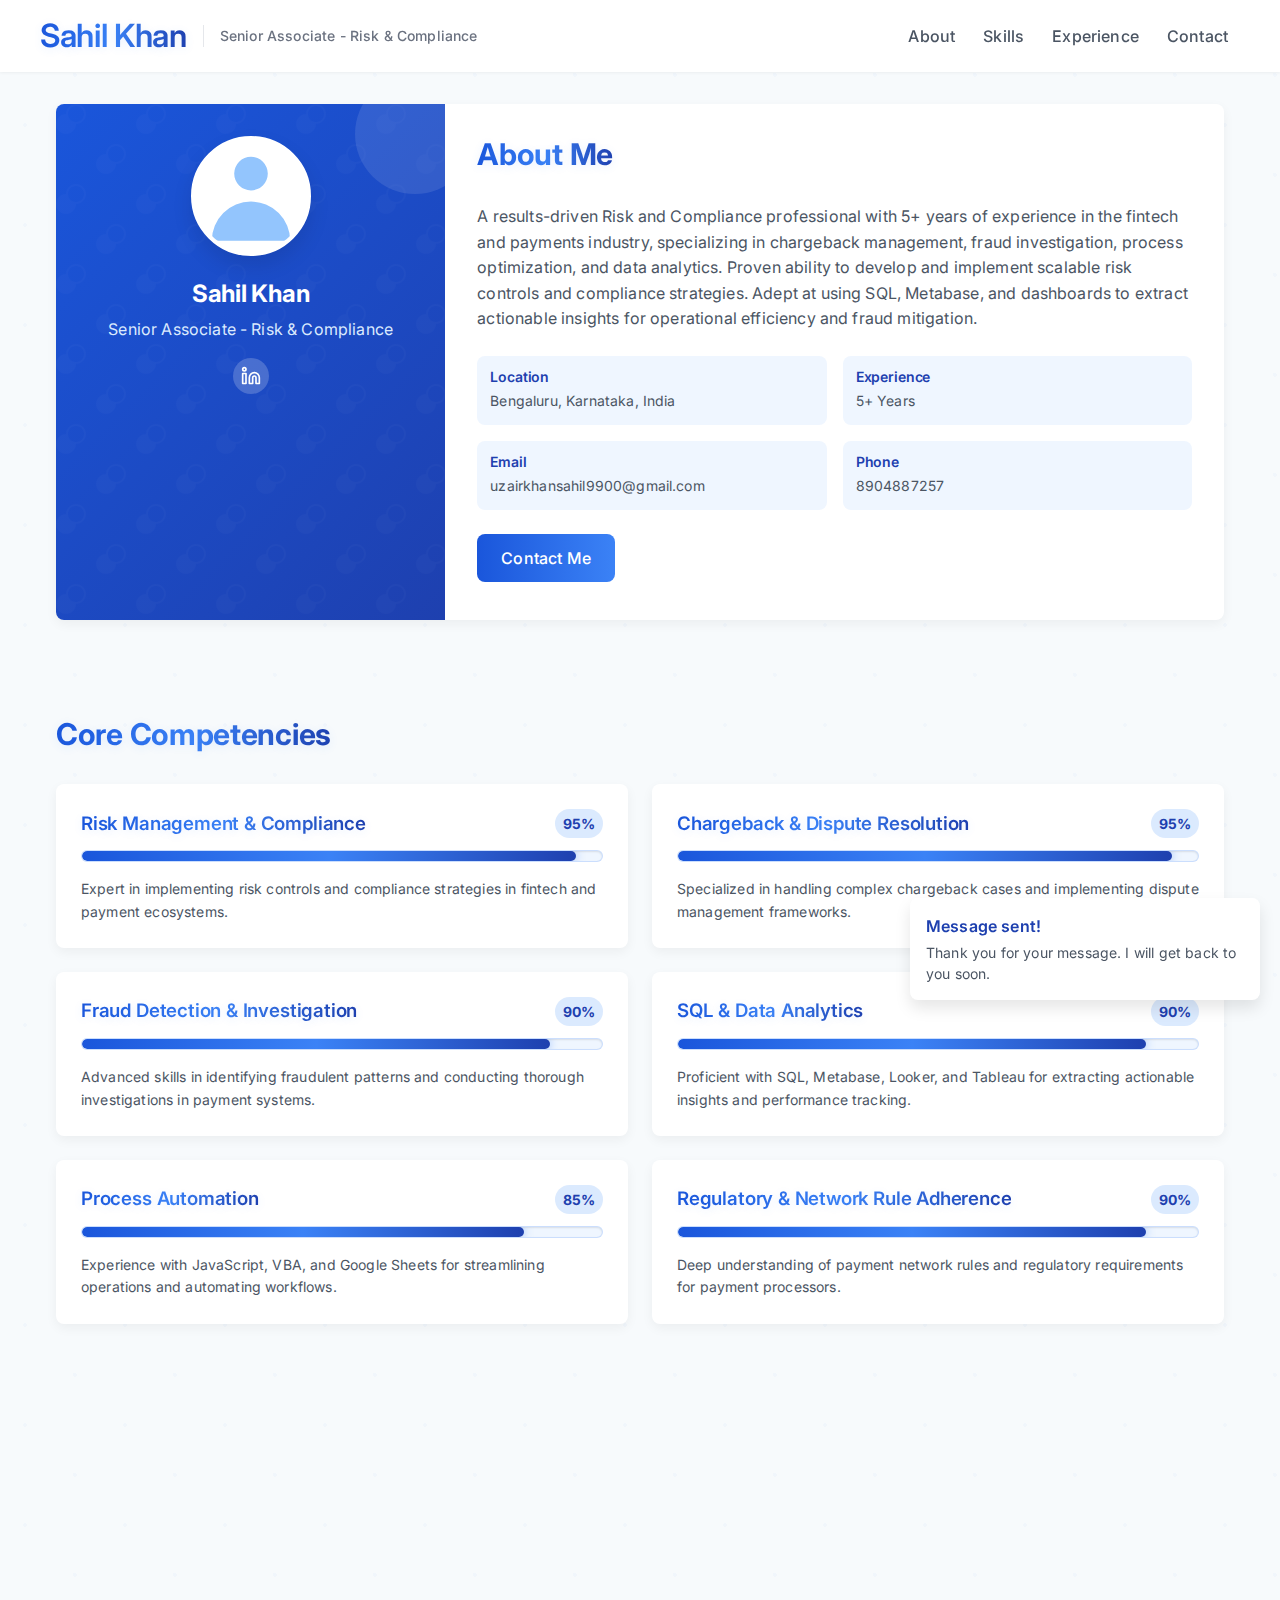
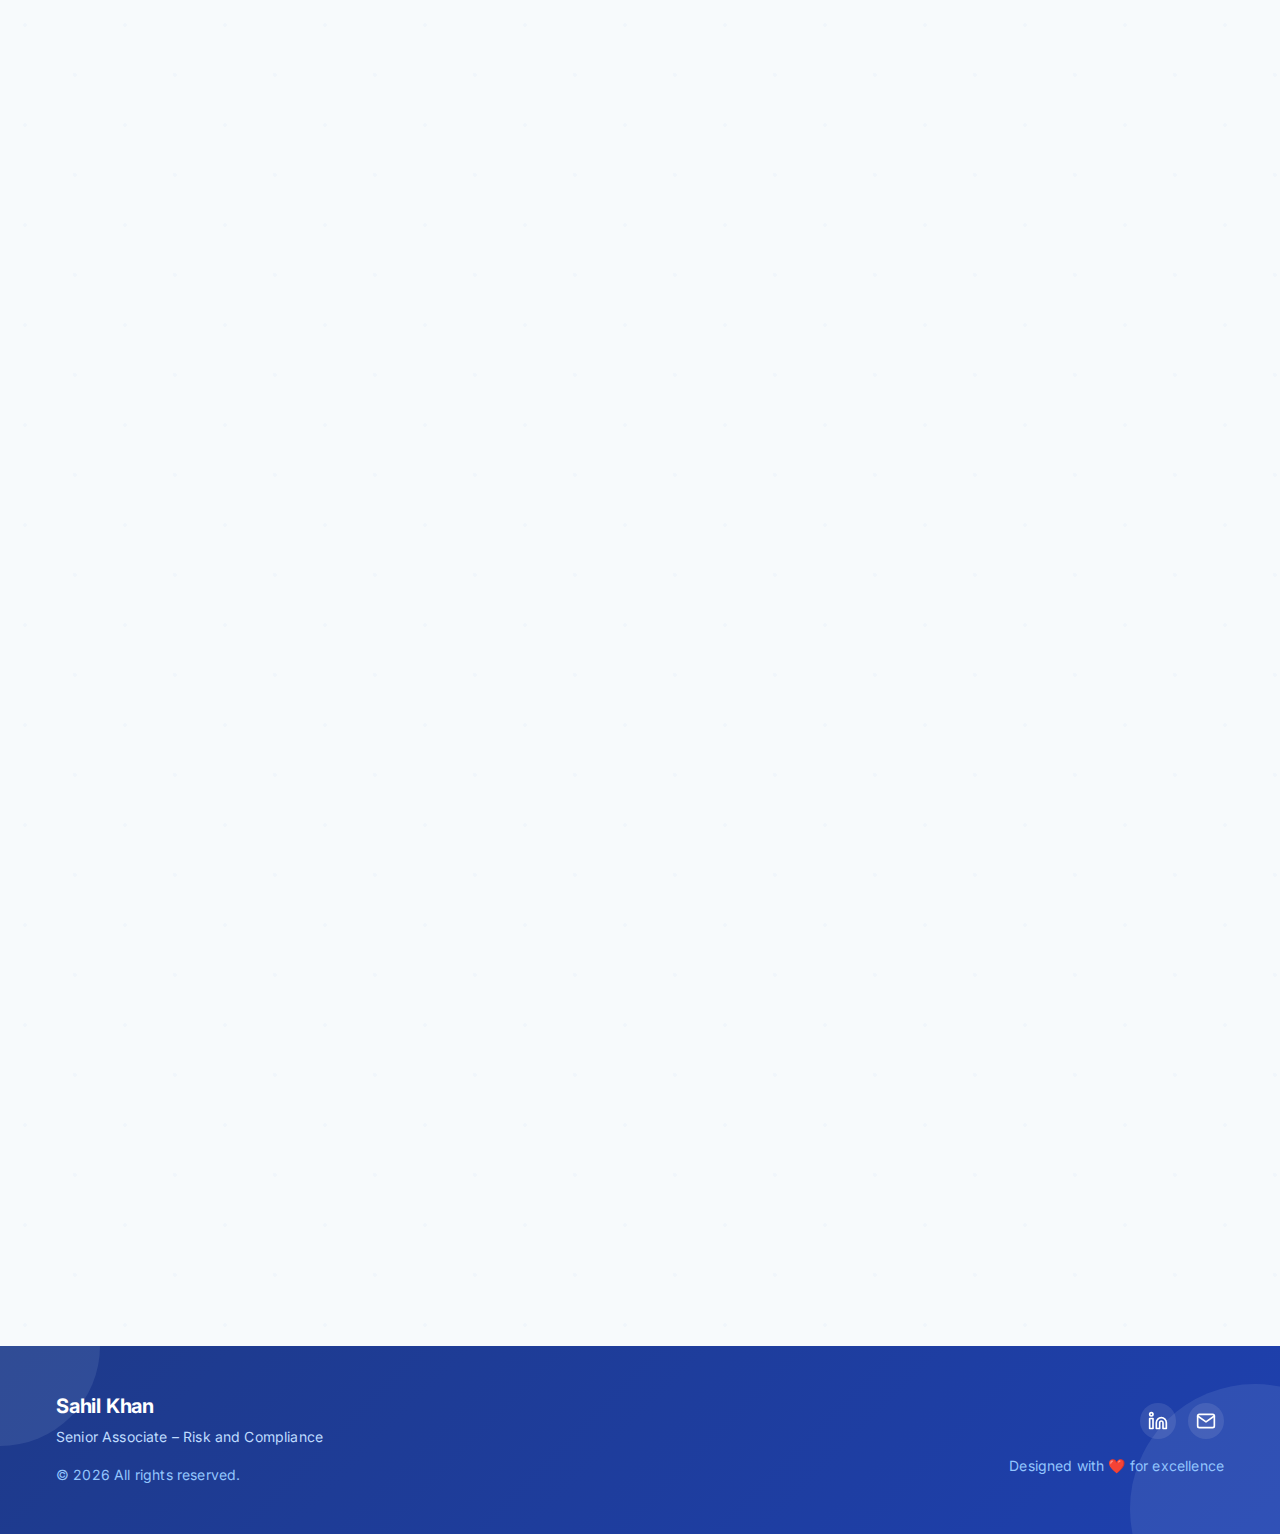
<file: profile.html>
<!DOCTYPE html>
<html lang="en">
<head>
  <meta charset="UTF-8">
  <meta name="viewport" content="width=device-width, initial-scale=1.0">
  <title>Sahil Khan - Risk & Compliance Professional</title>
  <link rel="stylesheet" href="Profile.css">
  <link href="https://fonts.googleapis.com/css2?family=Inter:wght@400;500;600;700&display=swap" rel="stylesheet">
</head>
<body>
  <header class="header">
    <div class="container header-container">
      <div class="header-logo">
        <h1 class="gradient-text">Sahil Khan</h1>
        <p class="header-title">Senior Associate - Risk & Compliance</p>
      </div>
      
      <!-- Desktop Navigation -->
      <nav class="desktop-nav">
        <ul>
          <li><a href="#about" class="nav-link">About</a></li>
          <li><a href="#skills" class="nav-link">Skills</a></li>
          <li><a href="#experience" class="nav-link">Experience</a></li>
          <li><a href="#contact" class="nav-link">Contact</a></li>
        </ul>
      </nav>
      
      <!-- Mobile menu button -->
      <button id="mobile-menu-btn" class="mobile-menu-btn" aria-label="Toggle mobile menu">
        <svg xmlns="http://www.w3.org/2000/svg" width="24" height="24" viewBox="0 0 24 24" fill="none" stroke="currentColor" stroke-width="2" stroke-linecap="round" stroke-linejoin="round"><line x1="4" x2="20" y1="12" y2="12"/><line x1="4" x2="20" y1="6" y2="6"/><line x1="4" x2="20" y1="18" y2="18"/></svg>
      </button>
    </div>
    
    <!-- Mobile menu -->
    <div id="mobile-menu" class="mobile-menu">
      <div class="container">
        <ul>
          <li><a href="#about" class="mobile-nav-link">About</a></li>
          <li><a href="#skills" class="mobile-nav-link">Skills</a></li>
          <li><a href="#experience" class="mobile-nav-link">Experience</a></li>
          <li><a href="#contact" class="mobile-nav-link">Contact</a></li>
        </ul>
      </div>
    </div>
  </header>

  <main class="container">
    <!-- About Section -->
    <section id="about" class="section about-section">
      <div class="card about-card">
        <div class="about-left">
          <div class="profile-img">
            <svg class="profile-svg" viewBox="0 0 20 20" xmlns="http://www.w3.org/2000/svg">
              <path fill-rule="evenodd" d="M10 9a3 3 0 100-6 3 3 0 000 6zm-7 9a7 7 0 1114 0H3z" clip-rule="evenodd"/>
            </svg>
          </div>
          <h2 class="profile-name">Sahil Khan</h2>
          <p class="profile-title">Senior Associate - Risk & Compliance</p>
          <div class="social-links">
            <a href="https://www.linkedin.com/in/sahil-khan-96941a175/" target="_blank" rel="noopener noreferrer" class="social-link" aria-label="LinkedIn">
              <svg xmlns="http://www.w3.org/2000/svg" width="20" height="20" viewBox="0 0 24 24" fill="none" stroke="currentColor" stroke-width="2" stroke-linecap="round" stroke-linejoin="round"><path d="M16 8a6 6 0 0 1 6 6v7h-4v-7a2 2 0 0 0-2-2 2 2 0 0 0-2 2v7h-4v-7a6 6 0 0 1 6-6z"></path><rect width="4" height="12" x="2" y="9"></rect><circle cx="4" cy="4" r="2"></circle></svg>
            </a>
          </div>
        </div>
        <div class="about-right">
          <h3 class="gradient-text section-title">About Me</h3>
          <p class="about-text">
            A results-driven Risk and Compliance professional with 5+ years of experience in the fintech and payments industry, specializing in chargeback management, fraud investigation, process optimization, and data analytics. Proven ability to develop and implement scalable risk controls and compliance strategies. Adept at using SQL, Metabase, and dashboards to extract actionable insights for operational efficiency and fraud mitigation.
          </p>
          <div class="info-grid">
            <div class="info-item">
              <h4>Location</h4>
              <p>Bengaluru, Karnataka, India</p>
            </div>
            <div class="info-item">
              <h4>Experience</h4>
              <p>5+ Years</p>
            </div>
            <div class="info-item">
              <h4>Email</h4>
              <p>uzairkhansahil9900@gmail.com</p>
            </div>
            <div class="info-item">
              <h4>Phone</h4>
              <p>8904887257</p>
            </div>
          </div>
          <a href="#contact" class="contact-btn">Contact Me</a>
        </div>
      </div>
    </section>

    <!-- Skills Section -->
    <section id="skills" class="section skills-section">
      <h2 class="gradient-text section-title">Core Competencies</h2>
      
      <div class="skills-grid">
        <!-- Skill 1 -->
        <div class="skill-card">
          <div class="skill-header">
            <h3 class="gradient-text">Risk Management & Compliance</h3>
            <span class="skill-percentage">95%</span>
          </div>
          <div class="skill-bar">
            <div class="skill-progress" data-progress="95"></div>
          </div>
          <p class="skill-description">Expert in implementing risk controls and compliance strategies in fintech and payment ecosystems.</p>
        </div>
        
        <!-- Skill 2 -->
        <div class="skill-card">
          <div class="skill-header">
            <h3 class="gradient-text">Chargeback & Dispute Resolution</h3>
            <span class="skill-percentage">95%</span>
          </div>
          <div class="skill-bar">
            <div class="skill-progress" data-progress="95"></div>
          </div>
          <p class="skill-description">Specialized in handling complex chargeback cases and implementing dispute management frameworks.</p>
        </div>
        
        <!-- Skill 3 -->
        <div class="skill-card">
          <div class="skill-header">
            <h3 class="gradient-text">Fraud Detection & Investigation</h3>
            <span class="skill-percentage">90%</span>
          </div>
          <div class="skill-bar">
            <div class="skill-progress" data-progress="90"></div>
          </div>
          <p class="skill-description">Advanced skills in identifying fraudulent patterns and conducting thorough investigations in payment systems.</p>
        </div>
        
        <!-- Skill 4 -->
        <div class="skill-card">
          <div class="skill-header">
            <h3 class="gradient-text">SQL & Data Analytics</h3>
            <span class="skill-percentage">90%</span>
          </div>
          <div class="skill-bar">
            <div class="skill-progress" data-progress="90"></div>
          </div>
          <p class="skill-description">Proficient with SQL, Metabase, Looker, and Tableau for extracting actionable insights and performance tracking.</p>
        </div>
        
        <!-- Skill 5 -->
        <div class="skill-card">
          <div class="skill-header">
            <h3 class="gradient-text">Process Automation</h3>
            <span class="skill-percentage">85%</span>
          </div>
          <div class="skill-bar">
            <div class="skill-progress" data-progress="85"></div>
          </div>
          <p class="skill-description">Experience with JavaScript, VBA, and Google Sheets for streamlining operations and automating workflows.</p>
        </div>
        
        <!-- Skill 6 -->
        <div class="skill-card">
          <div class="skill-header">
            <h3 class="gradient-text">Regulatory & Network Rule Adherence</h3>
            <span class="skill-percentage">90%</span>
          </div>
          <div class="skill-bar">
            <div class="skill-progress" data-progress="90"></div>
          </div>
          <p class="skill-description">Deep understanding of payment network rules and regulatory requirements for payment processors.</p>
        </div>
      </div>
    </section>

    <!-- Experience Section -->
    <section id="experience" class="section experience-section">
      <h2 class="gradient-text section-title">Professional Experience</h2>
      
      <div class="timeline">
        <!-- Experience 1 -->
        <div class="timeline-item">
          <div class="timeline-marker"></div>
          <div class="timeline-content">
            <div class="experience-card">
              <div class="experience-header">
                <h3 class="gradient-text">Senior Associate - Risk and Compliance</h3>
                <div class="experience-meta">
                  <span class="company">Cashfree Payments</span>
                  <span class="period">Current</span>
                </div>
              </div>
              
              <ul class="responsibilities">
                <li>Spearheading chargeback management and fraud investigation for one of India's leading payment gateways</li>
                <li>Developed data-driven risk assessment frameworks resulting in improved fraud detection and prevention</li>
                <li>Created automated dashboards and reports using SQL and Metabase for executive decision-making</li>
                <li>Collaborated with cross-functional teams to implement scalable risk controls and compliance strategies</li>
                <li>Optimized dispute resolution processes reducing resolution time by 30% and improving merchant satisfaction</li>
              </ul>
              
              <div class="skills-tags">
                <span class="skill-tag">Risk Management</span>
                <span class="skill-tag">Fraud Investigation</span>
                <span class="skill-tag">Data Analytics</span>
                <span class="skill-tag">Process Optimization</span>
                <span class="skill-tag">Chargeback Resolution</span>
              </div>
            </div>
          </div>
        </div>
        
        <!-- Experience 2 -->
        <div class="timeline-item">
          <div class="timeline-marker"></div>
          <div class="timeline-content">
            <div class="experience-card">
              <div class="experience-header">
                <h3 class="gradient-text">Risk Analyst</h3>
                <div class="experience-meta">
                  <span class="company">Razorpay</span>
                  <span class="period">Previous</span>
                </div>
              </div>
              
              <ul class="responsibilities">
                <li>Led risk assessment and fraud detection initiatives for merchant onboarding and transaction monitoring</li>
                <li>Implemented automation solutions that reduced manual review time by 40%</li>
                <li>Collaborated with product teams to enhance risk management features in the payment platform</li>
                <li>Created and maintained comprehensive SOPs for risk operations and team training</li>
                <li>Performed data analysis to identify trends and patterns for proactive risk mitigation</li>
              </ul>
              
              <div class="skills-tags">
                <span class="skill-tag">Risk Assessment</span>
                <span class="skill-tag">Automation</span>
                <span class="skill-tag">Merchant Monitoring</span>
                <span class="skill-tag">Data Analysis</span>
                <span class="skill-tag">SOP Creation</span>
              </div>
            </div>
          </div>
        </div>
      </div>
      
      <div class="resume-download">
        <a href="#" class="download-btn">
          <span>Download Full Resume</span>
          <svg xmlns="http://www.w3.org/2000/svg" width="20" height="20" viewBox="0 0 24 24" fill="none" stroke="currentColor" stroke-width="2" stroke-linecap="round" stroke-linejoin="round"><path d="M21 15v4a2 2 0 0 1-2 2H5a2 2 0 0 1-2-2v-4"></path><polyline points="7 10 12 15 17 10"></polyline><line x1="12" y1="15" x2="12" y2="3"></line></svg>
        </a>
      </div>
    </section>

    <!-- Contact Section -->
    <section id="contact" class="section contact-section">
      <h2 class="gradient-text section-title">Get in Touch</h2>
      
      <div class="contact-card">
        <div class="contact-info">
          <h3>Contact Information</h3>
          
          <div class="contact-details">
            <div class="contact-item">
              <div class="contact-icon">
                <svg xmlns="http://www.w3.org/2000/svg" width="20" height="20" viewBox="0 0 24 24" fill="none" stroke="currentColor" stroke-width="2" stroke-linecap="round" stroke-linejoin="round"><path d="M22 16.92v3a2 2 0 0 1-2.18 2 19.79 19.79 0 0 1-8.63-3.07 19.5 19.5 0 0 1-6-6 19.79 19.79 0 0 1-3.07-8.67A2 2 0 0 1 4.11 2h3a2 2 0 0 1 2 1.72 12.84 12.84 0 0 0 .7 2.81 2 2 0 0 1-.45 2.11L8.09 9.91a16 16 0 0 0 6 6l1.27-1.27a2 2 0 0 1 2.11-.45 12.84 12.84 0 0 0 2.81.7A2 2 0 0 1 22 16.92z"></path></svg>
              </div>
              <div>
                <p class="contact-label">Phone</p>
                <p class="contact-value">8904887257</p>
              </div>
            </div>
            
            <div class="contact-item">
              <div class="contact-icon">
                <svg xmlns="http://www.w3.org/2000/svg" width="20" height="20" viewBox="0 0 24 24" fill="none" stroke="currentColor" stroke-width="2" stroke-linecap="round" stroke-linejoin="round"><path d="M4 4h16c1.1 0 2 .9 2 2v12c0 1.1-.9 2-2 2H4c-1.1 0-2-.9-2-2V6c0-1.1.9-2 2-2z"></path><polyline points="22,6 12,13 2,6"></polyline></svg>
              </div>
              <div>
                <p class="contact-label">Email</p>
                <p class="contact-value">uzairkhansahil9900@gmail.com</p>
              </div>
            </div>
            
            <div class="contact-item">
              <div class="contact-icon">
                <svg xmlns="http://www.w3.org/2000/svg" width="20" height="20" viewBox="0 0 24 24" fill="none" stroke="currentColor" stroke-width="2" stroke-linecap="round" stroke-linejoin="round"><path d="M21 10c0 7-9 13-9 13s-9-6-9-13a9 9 0 0 1 18 0z"></path><circle cx="12" cy="10" r="3"></circle></svg>
              </div>
              <div>
                <p class="contact-label">Location</p>
                <p class="contact-value">Bengaluru, Karnataka, India</p>
              </div>
            </div>
          </div>
          
          <div class="connect">
            <h4>Connect with me</h4>
            <div class="social-links">
              <a href="https://www.linkedin.com/in/sahil-khan-96941a175/" target="_blank" rel="noopener noreferrer" class="social-link" aria-label="LinkedIn">
                <svg xmlns="http://www.w3.org/2000/svg" width="20" height="20" viewBox="0 0 24 24" fill="none" stroke="currentColor" stroke-width="2" stroke-linecap="round" stroke-linejoin="round"><path d="M16 8a6 6 0 0 1 6 6v7h-4v-7a2 2 0 0 0-2-2 2 2 0 0 0-2 2v7h-4v-7a6 6 0 0 1 6-6z"></path><rect width="4" height="12" x="2" y="9"></rect><circle cx="4" cy="4" r="2"></circle></svg>
              </a>
              <a href="mailto:uzairkhansahil9900@gmail.com" class="social-link" aria-label="Email">
                <svg xmlns="http://www.w3.org/2000/svg" width="20" height="20" viewBox="0 0 24 24" fill="none" stroke="currentColor" stroke-width="2" stroke-linecap="round" stroke-linejoin="round"><path d="M4 4h16c1.1 0 2 .9 2 2v12c0 1.1-.9 2-2 2H4c-1.1 0-2-.9-2-2V6c0-1.1.9-2 2-2z"></path><polyline points="22,6 12,13 2,6"></polyline></svg>
              </a>
            </div>
          </div>
        </div>
        
        <div class="contact-form-container">
          <h3 class="gradient-text">Send Me a Message</h3>
          
          <form id="contact-form" class="contact-form">
            <div class="form-row">
              <div class="form-group">
                <label for="name">Full Name</label>
                <input type="text" id="name" name="name" placeholder="John Doe" required>
                <div class="error-message" id="name-error"></div>
              </div>
              
              <div class="form-group">
                <label for="email">Email Address</label>
                <input type="email" id="email" name="email" placeholder="johndoe@example.com" required>
                <div class="error-message" id="email-error"></div>
              </div>
            </div>
            
            <div class="form-group">
              <label for="subject">Subject</label>
              <input type="text" id="subject" name="subject" placeholder="How can I help you?" required>
              <div class="error-message" id="subject-error"></div>
            </div>
            
            <div class="form-group">
              <label for="message">Message</label>
              <textarea id="message" name="message" rows="4" placeholder="Your message here..." required></textarea>
              <div class="error-message" id="message-error"></div>
            </div>
            
            <button type="submit" class="submit-btn">Send Message</button>
          </form>
        </div>
      </div>
    </section>
  </main>

  <footer class="footer">
    <div class="container">
      <div class="footer-content">
        <div class="footer-info">
          <h3>Sahil Khan</h3>
          <p class="footer-subtitle">Senior Associate – Risk and Compliance</p>
          <p class="footer-copyright">&copy; <span id="current-year"></span> All rights reserved.</p>
        </div>
        
        <div class="footer-links">
          <div class="footer-social">
            <a href="https://www.linkedin.com/in/sahil-khan-96941a175/" target="_blank" rel="noopener noreferrer" class="footer-social-link" aria-label="LinkedIn">
              <svg xmlns="http://www.w3.org/2000/svg" width="20" height="20" viewBox="0 0 24 24" fill="none" stroke="currentColor" stroke-width="2" stroke-linecap="round" stroke-linejoin="round"><path d="M16 8a6 6 0 0 1 6 6v7h-4v-7a2 2 0 0 0-2-2 2 2 0 0 0-2 2v7h-4v-7a6 6 0 0 1 6-6z"></path><rect width="4" height="12" x="2" y="9"></rect><circle cx="4" cy="4" r="2"></circle></svg>
            </a>
            <a href="mailto:uzairkhansahil9900@gmail.com" class="footer-social-link" aria-label="Email">
              <svg xmlns="http://www.w3.org/2000/svg" width="20" height="20" viewBox="0 0 24 24" fill="none" stroke="currentColor" stroke-width="2" stroke-linecap="round" stroke-linejoin="round"><path d="M4 4h16c1.1 0 2 .9 2 2v12c0 1.1-.9 2-2 2H4c-1.1 0-2-.9-2-2V6c0-1.1.9-2 2-2z"></path><polyline points="22,6 12,13 2,6"></polyline></svg>
            </a>
          </div>
          <p class="footer-tagline">Designed with ❤️ for excellence</p>
        </div>
      </div>
    </div>
  </footer>

  <!-- Toast Notification -->
  <div id="toast" class="toast">
    <div class="toast-content">
      <div class="toast-title">Message sent!</div>
      <div class="toast-description">Thank you for your message. I will get back to you soon.</div>
    </div>
  </div>

  <script src="Profile.js"></script>
</body>
</html>
</file>
<file: Profile.css>
/* Base styles */
:root {
    --background: 210 50% 98%;
    --foreground: 220 45% 15%;
    --muted: 210 40% 96.1%;
    --muted-foreground: 215 25% 40%;
    --card: 0 0% 100%;
    --card-foreground: 220 45% 15%;
    --border: 210 30% 90%;
    --input: 210 30% 90%;
    --primary: 211 100% 35%;
    --primary-foreground: 211 100% 99%;
    --primary-blue: #1a56db;
    --secondary-blue: #3b82f6;
    --dark-blue: #1e40af;
    --light-blue: rgba(59, 130, 246, 0.1);
    --radius: 0.5rem;
  }
  
  * {
    margin: 0;
    padding: 0;
    box-sizing: border-box;
  }
  
  body {
    font-family: 'Inter', -apple-system, BlinkMacSystemFont, 'Segoe UI', Roboto, Oxygen, Ubuntu, Cantarell, 'Open Sans', sans-serif;
    color: hsl(var(--foreground));
    background-color: hsl(var(--background));
    letter-spacing: 0.01em;
    line-height: 1.5;
    background-image: 
      radial-gradient(circle at 25px 25px, rgba(59, 130, 246, 0.03) 2%, transparent 0%), 
      radial-gradient(circle at 75px 75px, rgba(59, 130, 246, 0.03) 2%, transparent 0%);
    background-size: 100px 100px;
  }
  
  h1, h2, h3, h4, h5, h6 {
    font-weight: 600;
    letter-spacing: -0.01em;
    line-height: 1.2;
  }
  
  p {
    line-height: 1.6;
  }
  
  a {
    text-decoration: none;
    color: inherit;
  }
  
  ul {
    list-style: none;
  }
  
  img {
    max-width: 100%;
  }
  
  .container {
    width: 100%;
    max-width: 1200px;
    margin: 0 auto;
    padding: 0 1rem;
  }
  
  .section {
    margin-bottom: 4rem;
    padding-top: 2rem;
    opacity: 0;
    transition: opacity 0.7s ease-in-out;
  }
  
  .section.visible {
    opacity: 1;
  }
  
  .section-title {
    font-size: 1.875rem;
    font-weight: 700;
    margin-bottom: 2rem;
  }
  
  /* Gradient text */
  .gradient-text {
    background: linear-gradient(90deg, #1a56db 0%, #3b82f6 50%, #1e40af 100%);
    -webkit-background-clip: text;
    -webkit-text-fill-color: transparent;
    background-clip: text;
    color: transparent;
    text-shadow: 0 2px 10px rgba(59, 130, 246, 0.1);
    display: inline-block;
  }
  
  /* Card styles */
  .card {
    background-color: white;
    border-radius: var(--radius);
    box-shadow: 0 4px 12px rgba(0, 0, 0, 0.05);
    overflow: hidden;
    transition: all 0.3s ease;
  }
  
  /* Header styles */
  .header {
    background-color: rgba(255, 255, 255, 0.9);
    backdrop-filter: blur(8px);
    position: sticky;
    top: 0;
    z-index: 50;
    transition: all 0.3s ease;
    box-shadow: 0 1px 3px rgba(0, 0, 0, 0.05);
  }
  
  .header.scrolled {
    box-shadow: 0 2px 10px rgba(0, 0, 0, 0.1);
    padding: 0.5rem 0;
  }
  
  .header-container {
    display: flex;
    justify-content: space-between;
    align-items: center;
    padding: 1rem 0;
  }
  
  .header-logo {
    display: flex;
    align-items: center;
  }
  
  .header-title {
    margin-left: 1rem;
    font-size: 0.875rem;
    color: #6b7280;
    font-weight: 500;
    border-left: 1px solid #e5e7eb;
    padding-left: 1rem;
    display: none;
  }
  
  .desktop-nav {
    display: none;
  }
  
  .desktop-nav ul {
    display: flex;
    gap: 0.25rem;
  }
  
  .nav-link {
    display: block;
    padding: 0.5rem 0.75rem;
    border-radius: var(--radius);
    color: #4b5563;
    font-weight: 500;
    transition: all 0.2s ease;
  }
  
  .nav-link:hover {
    color: var(--primary-blue);
    background-color: var(--light-blue);
  }
  
  .mobile-menu-btn {
    display: block;
    background: none;
    border: none;
    color: #4b5563;
    cursor: pointer;
  }
  
  .mobile-menu {
    display: none;
    border-top: 1px solid #e5e7eb;
  }
  
  .mobile-menu.open {
    display: block;
  }
  
  .mobile-menu ul {
    padding: 0.75rem 0;
  }
  
  .mobile-nav-link {
    display: block;
    padding: 0.5rem 0.75rem;
    border-radius: var(--radius);
    color: #4b5563;
    font-weight: 500;
    transition: all 0.2s ease;
  }
  
  .mobile-nav-link:hover {
    color: var(--primary-blue);
    background-color: var(--light-blue);
  }
  
  /* About section */
  .about-card {
    display: flex;
    flex-direction: column;
  }
  
  .about-left {
    background: linear-gradient(135deg, #1a56db, #1e40af);
    color: white;
    padding: 2rem;
    position: relative;
    overflow: hidden;
    display: flex;
    flex-direction: column;
    align-items: center;
    text-align: center;
  }
  
  .about-left::before {
    content: '';
    position: absolute;
    inset: 0;
    background-image: url("data:image/svg+xml,%3Csvg width='80' height='80' viewBox='0 0 80 80' xmlns='http://www.w3.org/2000/svg'%3E%3Cg fill='none' fill-rule='evenodd'%3E%3Cg fill='%23ffffff' fill-opacity='0.2'%3E%3Cpath d='M50 50c0-5.523 4.477-10 10-10s10 4.477 10 10-4.477 10-10 10c0 5.523-4.477 10-10 10s-10-4.477-10-10 4.477-10 10-10zM10 10c0-5.523 4.477-10 10-10s10 4.477 10 10-4.477 10-10 10c0 5.523-4.477 10-10 10S0 25.523 0 20s4.477-10 10-10zm10 8c4.418 0 8-3.582 8-8s-3.582-8-8-8-8 3.582-8 8 3.582 8 8 8zm40 40c4.418 0 8-3.582 8-8s-3.582-8-8-8-8 3.582-8 8 3.582 8 8 8z' /%3E%3C/g%3E%3C/g%3E%3C/svg%3E");
    opacity: 0.1;
    z-index: 0;
  }
  
  .about-left::after {
    content: '';
    position: absolute;
    top: -30px;
    right: -30px;
    width: 120px;
    height: 120px;
    background-color: rgba(255, 255, 255, 0.1);
    border-radius: 50%;
    z-index: 0;
  }
  
  .profile-img {
    width: 120px;
    height: 120px;
    border-radius: 50%;
    border: 4px solid white;
    background-color: white;
    overflow: hidden;
    margin-bottom: 1.5rem;
    position: relative;
    z-index: 1;
    box-shadow: 0 10px 20px rgba(0, 0, 0, 0.1);
    transition: transform 0.3s ease;
  }
  
  .profile-img:hover {
    transform: translateY(-5px);
  }
  
  .profile-svg {
    width: 100%;
    height: 100%;
    fill: #93c5fd;
  }
  
  .profile-name {
    font-size: 1.5rem;
    font-weight: 700;
    margin-bottom: 0.5rem;
    position: relative;
    z-index: 1;
  }
  
  .profile-title {
    color: #dbeafe;
    margin-bottom: 1rem;
    position: relative;
    z-index: 1;
  }
  
  .social-links {
    display: flex;
    gap: 0.75rem;
    justify-content: center;
    position: relative;
    z-index: 1;
  }
  
  .social-link {
    display: flex;
    align-items: center;
    justify-content: center;
    width: 36px;
    height: 36px;
    border-radius: 50%;
    background-color: rgba(255, 255, 255, 0.2);
    color: white;
    transition: all 0.3s ease;
  }
  
  .social-link:hover {
    background-color: rgba(255, 255, 255, 0.3);
    transform: translateY(-3px);
  }
  
  .about-right {
    padding: 2rem;
  }
  
  .about-text {
    color: #4b5563;
    margin-bottom: 1.5rem;
  }
  
  .info-grid {
    display: grid;
    grid-template-columns: 1fr;
    gap: 1rem;
    margin-bottom: 1.5rem;
  }
  
  .info-item {
    background-color: #eff6ff;
    padding: 0.75rem;
    border-radius: var(--radius);
    transition: all 0.3s ease;
    border: 1px solid transparent;
  }
  
  .info-item:hover {
    border-color: #bfdbfe;
    box-shadow: 0 4px 12px rgba(0, 0, 0, 0.05);
    transform: translateY(-3px);
  }
  
  .info-item h4 {
    color: #1e40af;
    font-weight: 600;
    font-size: 0.875rem;
    margin-bottom: 0.25rem;
  }
  
  .info-item p {
    color: #4b5563;
    font-size: 0.875rem;
  }
  
  .contact-btn {
    display: inline-block;
    background: linear-gradient(90deg, #1a56db, #3b82f6);
    color: white;
    font-weight: 500;
    padding: 0.75rem 1.5rem;
    border-radius: var(--radius);
    transition: all 0.3s ease;
    position: relative;
    overflow: hidden;
  }
  
  .contact-btn::after {
    content: '';
    position: absolute;
    inset: 0;
    background: linear-gradient(90deg, #3b82f6, #60a5fa);
    opacity: 0;
    transition: opacity 0.3s ease;
  }
  
  .contact-btn:hover::after {
    opacity: 1;
  }
  
  .contact-btn span {
    position: relative;
    z-index: 1;
  }
  
  /* Skills section */
  .skills-grid {
    display: grid;
    grid-template-columns: 1fr;
    gap: 1.5rem;
  }
  
  .skill-card {
    background-color: white;
    border-radius: var(--radius);
    padding: 1.5rem;
    box-shadow: 0 4px 12px rgba(0, 0, 0, 0.05);
    transition: all 0.3s ease;
    border: 1px solid transparent;
    animation: pulse 2.5s infinite;
  }
  
  .skill-card:hover {
    border-color: #bfdbfe;
    box-shadow: 0 8px 16px rgba(0, 0, 0, 0.1);
    transform: translateY(-3px);
  }
  
  .skill-header {
    display: flex;
    justify-content: space-between;
    align-items: center;
    margin-bottom: 0.75rem;
  }
  
  .skill-percentage {
    font-size: 0.875rem;
    font-weight: 700;
    background-color: #dbeafe;
    color: #1e40af;
    padding: 0.25rem 0.5rem;
    border-radius: 9999px;
  }
  
  .skill-bar {
    width: 100%;
    height: 0.75rem;
    background-color: #eff6ff;
    border-radius: 9999px;
    overflow: hidden;
    position: relative;
    box-shadow: inset 0 1px 2px rgba(0, 0, 0, 0.1);
    border: 1px solid rgba(59, 130, 246, 0.2);
  }
  
  .skill-progress {
    height: 100%;
    background: linear-gradient(90deg, #1a56db 0%, #3b82f6 50%, #1e40af 100%);
    border-radius: 9999px;
    position: absolute;
    top: 0;
    left: 0;
    width: 0;
    transition: width 1s ease-out;
    box-shadow: 0 0 10px rgba(59, 130, 246, 0.5);
  }
  
  .skill-description {
    margin-top: 1rem;
    color: #4b5563;
    font-size: 0.875rem;
  }
  
  /* Experience section */
  .timeline {
    position: relative;
    padding-left: 0;
  }
  
  .timeline::before {
    content: '';
    position: absolute;
    top: 0;
    left: 0;
    bottom: 0;
    width: 2px;
    background: linear-gradient(to bottom, #93c5fd, #1e40af);
    display: none;
  }
  
  .timeline-item {
    position: relative;
    margin-bottom: 2rem;
  }
  
  .timeline-marker {
    position: absolute;
    top: 1.5rem;
    left: 0;
    width: 16px;
    height: 16px;
    background: linear-gradient(135deg, #3b82f6, #1e40af);
    border-radius: 50%;
    transform: translateX(-50%);
    display: none;
    animation: pulse 2.5s infinite;
  }
  
  .timeline-content {
    margin-left: 0;
  }
  
  .experience-card {
    background-color: white;
    border-radius: var(--radius);
    padding: 1.5rem;
    box-shadow: 0 4px 12px rgba(0, 0, 0, 0.05);
    transition: all 0.3s ease;
    border: 1px solid transparent;
  }
  
  .experience-card:hover {
    border-color: #bfdbfe;
    box-shadow: 0 8px 16px rgba(0, 0, 0, 0.1);
    transform: translateY(-3px);
  }
  
  .experience-header {
    display: flex;
    flex-direction: column;
    justify-content: space-between;
    margin-bottom: 1rem;
  }
  
  .experience-meta {
    display: flex;
    flex-direction: column;
    margin-top: 0.5rem;
  }
  
  .company {
    font-size: 0.875rem;
    color: #4b5563;
    font-weight: 500;
  }
  
  .period {
    font-size: 0.875rem;
    font-weight: 500;
    color: #1e40af;
    background-color: #eff6ff;
    padding: 0.25rem 0.75rem;
    border-radius: 9999px;
    display: inline-block;
    margin-top: 0.5rem;
    border: 1px solid #dbeafe;
  }
  
  .responsibilities {
    list-style-type: disc;
    padding-left: 1.5rem;
    margin-bottom: 1rem;
    color: #4b5563;
  }
  
  .responsibilities li {
    margin-bottom: 0.5rem;
    transition: color 0.2s ease;
  }
  
  .responsibilities li:hover {
    color: #1e40af;
  }
  
  .skills-tags {
    display: flex;
    flex-wrap: wrap;
    gap: 0.5rem;
  }
  
  .skill-tag {
    font-size: 0.75rem;
    font-weight: 500;
    background-color: #eff6ff;
    color: #1e40af;
    padding: 0.25rem 0.75rem;
    border-radius: 9999px;
    border: 1px solid #dbeafe;
    transition: all 0.3s ease;
  }
  
  .skill-tag:hover {
    transform: translateY(-3px);
  }
  
  .resume-download {
    text-align: center;
    margin-top: 2rem;
  }
  
  .download-btn {
    display: inline-flex;
    align-items: center;
    background-color: #eff6ff;
    color: #1e40af;
    font-weight: 500;
    padding: 0.5rem 1rem;
    border-radius: 9999px;
    transition: all 0.3s ease;
    border: 1px solid #dbeafe;
    box-shadow: 0 2px 4px rgba(0, 0, 0, 0.05);
  }
  
  .download-btn:hover {
    background-color: #dbeafe;
    transform: translateY(-3px);
  }
  
  .download-btn svg {
    margin-left: 0.5rem;
  }
  
  /* Contact section */
  .contact-card {
    display: flex;
    flex-direction: column;
    overflow: hidden;
  }
  
  .contact-info {
    background: linear-gradient(135deg, #1a56db, #1e40af);
    color: white;
    padding: 2rem;
    position: relative;
  }
  
  .contact-info::before {
    content: '';
    position: absolute;
    top: -50px;
    right: -50px;
    width: 150px;
    height: 150px;
    background-color: rgba(219, 234, 254, 0.2);
    border-radius: 50%;
    z-index: 0;
  }
  
  .contact-info::after {
    content: '';
    position: absolute;
    bottom: -50px;
    left: -50px;
    width: 100px;
    height: 100px;
    background-color: rgba(219, 234, 254, 0.2);
    border-radius: 50%;
    z-index: 0;
  }
  
  .contact-info h3 {
    font-size: 1.25rem;
    margin-bottom: 1.5rem;
    position: relative;
    z-index: 1;
  }
  
  .contact-details {
    display: flex;
    flex-direction: column;
    gap: 1.5rem;
    margin-bottom: 2.5rem;
    position: relative;
    z-index: 1;
  }
  
  .contact-item {
    display: flex;
    align-items: flex-start;
    transition: transform 0.3s ease;
  }
  
  .contact-item:hover {
    transform: translateY(-3px);
  }
  
  .contact-icon {
    display: flex;
    align-items: center;
    justify-content: center;
    width: 36px;
    height: 36px;
    background-color: rgba(255, 255, 255, 0.2);
    border-radius: 50%;
    margin-right: 0.75rem;
  }
  
  .contact-label {
    font-size: 0.75rem;
    color: #bfdbfe;
    margin-bottom: 0.25rem;
  }
  
  .contact-value {
    font-weight: 500;
  }
  
  .connect {
    position: relative;
    z-index: 1;
  }
  
  .connect h4 {
    font-size: 1.125rem;
    margin-bottom: 1rem;
  }
  
  .contact-form-container {
    padding: 2rem;
    background-color: white;
  }
  
  .contact-form {
    display: flex;
    flex-direction: column;
    gap: 1.25rem;
  }
  
  .form-row {
    display: grid;
    grid-template-columns: 1fr;
    gap: 1.25rem;
  }
  
  .form-group {
    display: flex;
    flex-direction: column;
    transition: all 0.3s ease;
    border-radius: var(--radius);
    padding: 0.25rem;
    border: 1px solid transparent;
  }
  
  .form-group:hover, .form-group:focus-within {
    border-color: #bfdbfe;
    box-shadow: 0 4px 12px rgba(0, 0, 0, 0.05);
  }
  
  .form-group label {
    font-size: 0.875rem;
    font-weight: 500;
    color: #1e40af;
    margin-bottom: 0.25rem;
  }
  
  .form-group input, .form-group textarea {
    padding: 0.5rem;
    border: 1px solid #dbeafe;
    border-radius: var(--radius);
    font-family: inherit;
    font-size: 1rem;
    transition: all 0.2s ease;
  }
  
  .form-group input:focus, .form-group textarea:focus {
    outline: none;
    border-color: #60a5fa;
    box-shadow: 0 0 0 2px rgba(59, 130, 246, 0.2);
  }
  
  .error-message {
    font-size: 0.875rem;
    color: #ef4444;
    margin-top: 0.25rem;
    min-height: 1.25rem;
  }
  
  .submit-btn {
    display: inline-block;
    background: linear-gradient(90deg, #1a56db, #3b82f6);
    color: white;
    font-weight: 500;
    padding: 0.75rem 1.5rem;
    border: none;
    border-radius: var(--radius);
    cursor: pointer;
    transition: all 0.3s ease;
    position: relative;
    overflow: hidden;
  }
  
  .submit-btn::after {
    content: '';
    position: absolute;
    inset: 0;
    background: linear-gradient(90deg, #3b82f6, #60a5fa);
    opacity: 0;
    transition: opacity 0.3s ease;
  }
  
  .submit-btn:hover::after {
    opacity: 1;
  }
  
  .submit-btn span {
    position: relative;
    z-index: 1;
  }
  
  /* Footer */
  .footer {
    background: linear-gradient(135deg, #1e3a8a, #1e40af);
    color: white;
    padding: 3rem 0;
    position: relative;
    overflow: hidden;
  }
  
  .footer::before {
    content: '';
    position: absolute;
    top: -100px;
    left: -100px;
    width: 200px;
    height: 200px;
    background-color: rgba(219, 234, 254, 0.1);
    border-radius: 50%;
    z-index: 0;
  }
  
  .footer::after {
    content: '';
    position: absolute;
    bottom: -100px;
    right: -100px;
    width: 250px;
    height: 250px;
    background-color: rgba(219, 234, 254, 0.1);
    border-radius: 50%;
    z-index: 0;
  }
  
  .footer-content {
    display: flex;
    flex-direction: column;
    align-items: center;
    text-align: center;
    position: relative;
    z-index: 1;
  }
  
  .footer-info {
    margin-bottom: 1.5rem;
  }
  
  .footer-info h3 {
    font-size: 1.25rem;
    font-weight: 700;
    margin-bottom: 0.5rem;
  }
  
  .footer-subtitle {
    font-size: 0.875rem;
    color: #bfdbfe;
    margin-bottom: 1rem;
  }
  
  .footer-copyright {
    font-size: 0.875rem;
    color: #93c5fd;
  }
  
  .footer-links {
    display: flex;
    flex-direction: column;
    align-items: center;
  }
  
  .footer-social {
    display: flex;
    gap: 0.75rem;
    margin-bottom: 1rem;
  }
  
  .footer-social-link {
    display: flex;
    align-items: center;
    justify-content: center;
    width: 36px;
    height: 36px;
    border-radius: 50%;
    background-color: rgba(255, 255, 255, 0.1);
    color: white;
    transition: all 0.3s ease;
  }
  
  .footer-social-link:hover {
    background-color: rgba(255, 255, 255, 0.2);
    transform: translateY(-3px);
  }
  
  .footer-tagline {
    font-size: 0.875rem;
    color: #93c5fd;
  }
  
  /* Toast notification */
  .toast {
    position: fixed;
    bottom: -100px;
    right: 20px;
    background-color: white;
    border-radius: var(--radius);
    box-shadow: 0 8px 16px rgba(0, 0, 0, 0.1);
    padding: 1rem;
    transition: transform 0.3s ease;
    z-index: 100;
    max-width: 350px;
    transform: translateY(0);
  }
  
  .toast.show {
    transform: translateY(-120px);
  }
  
  .toast-title {
    font-weight: 600;
    margin-bottom: 0.25rem;
    color: #1e40af;
  }
  
  .toast-description {
    font-size: 0.875rem;
    color: #4b5563;
  }
  
  /* Animation keyframes */
  @keyframes pulse {
    0% {
      box-shadow: 0 0 0 0 rgba(59, 130, 246, 0.4);
    }
    70% {
      box-shadow: 0 0 0 10px rgba(59, 130, 246, 0);
    }
    100% {
      box-shadow: 0 0 0 0 rgba(59, 130, 246, 0);
    }
  }
  
  /* Media Queries */
  @media (min-width: 768px) {
    .header-title {
      display: block;
    }
    
    .desktop-nav {
      display: block;
    }
    
    .mobile-menu-btn {
      display: none;
    }
    
    .about-card {
      flex-direction: row;
    }
    
    .about-left {
      width: 33.333%;
    }
    
    .about-right {
      width: 66.667%;
    }
    
    .info-grid {
      grid-template-columns: repeat(2, 1fr);
    }
    
    .skills-grid {
      grid-template-columns: repeat(2, 1fr);
    }
    
    .form-row {
      grid-template-columns: repeat(2, 1fr);
    }
    
    .contact-card {
      flex-direction: row;
    }
    
    .contact-info {
      width: 33.333%;
    }
    
    .contact-form-container {
      width: 66.667%;
    }
    
    .timeline {
      padding-left: 2rem;
    }
    
    .timeline::before {
      display: block;
    }
    
    .timeline-marker {
      display: block;
    }
    
    .timeline-content {
      margin-left: 2rem;
    }
    
    .experience-header {
      flex-direction: row;
      align-items: center;
    }
    
    .experience-meta {
      flex-direction: row;
      align-items: center;
      margin-top: 0;
    }
    
    .company {
      margin-right: 1rem;
    }
    
    .period {
      margin-top: 0;
    }
    
    .footer-content {
      flex-direction: row;
      justify-content: space-between;
      text-align: left;
    }
    
    .footer-info {
      margin-bottom: 0;
    }
    
    .footer-links {
      align-items: flex-end;
    }
  }
</file>
